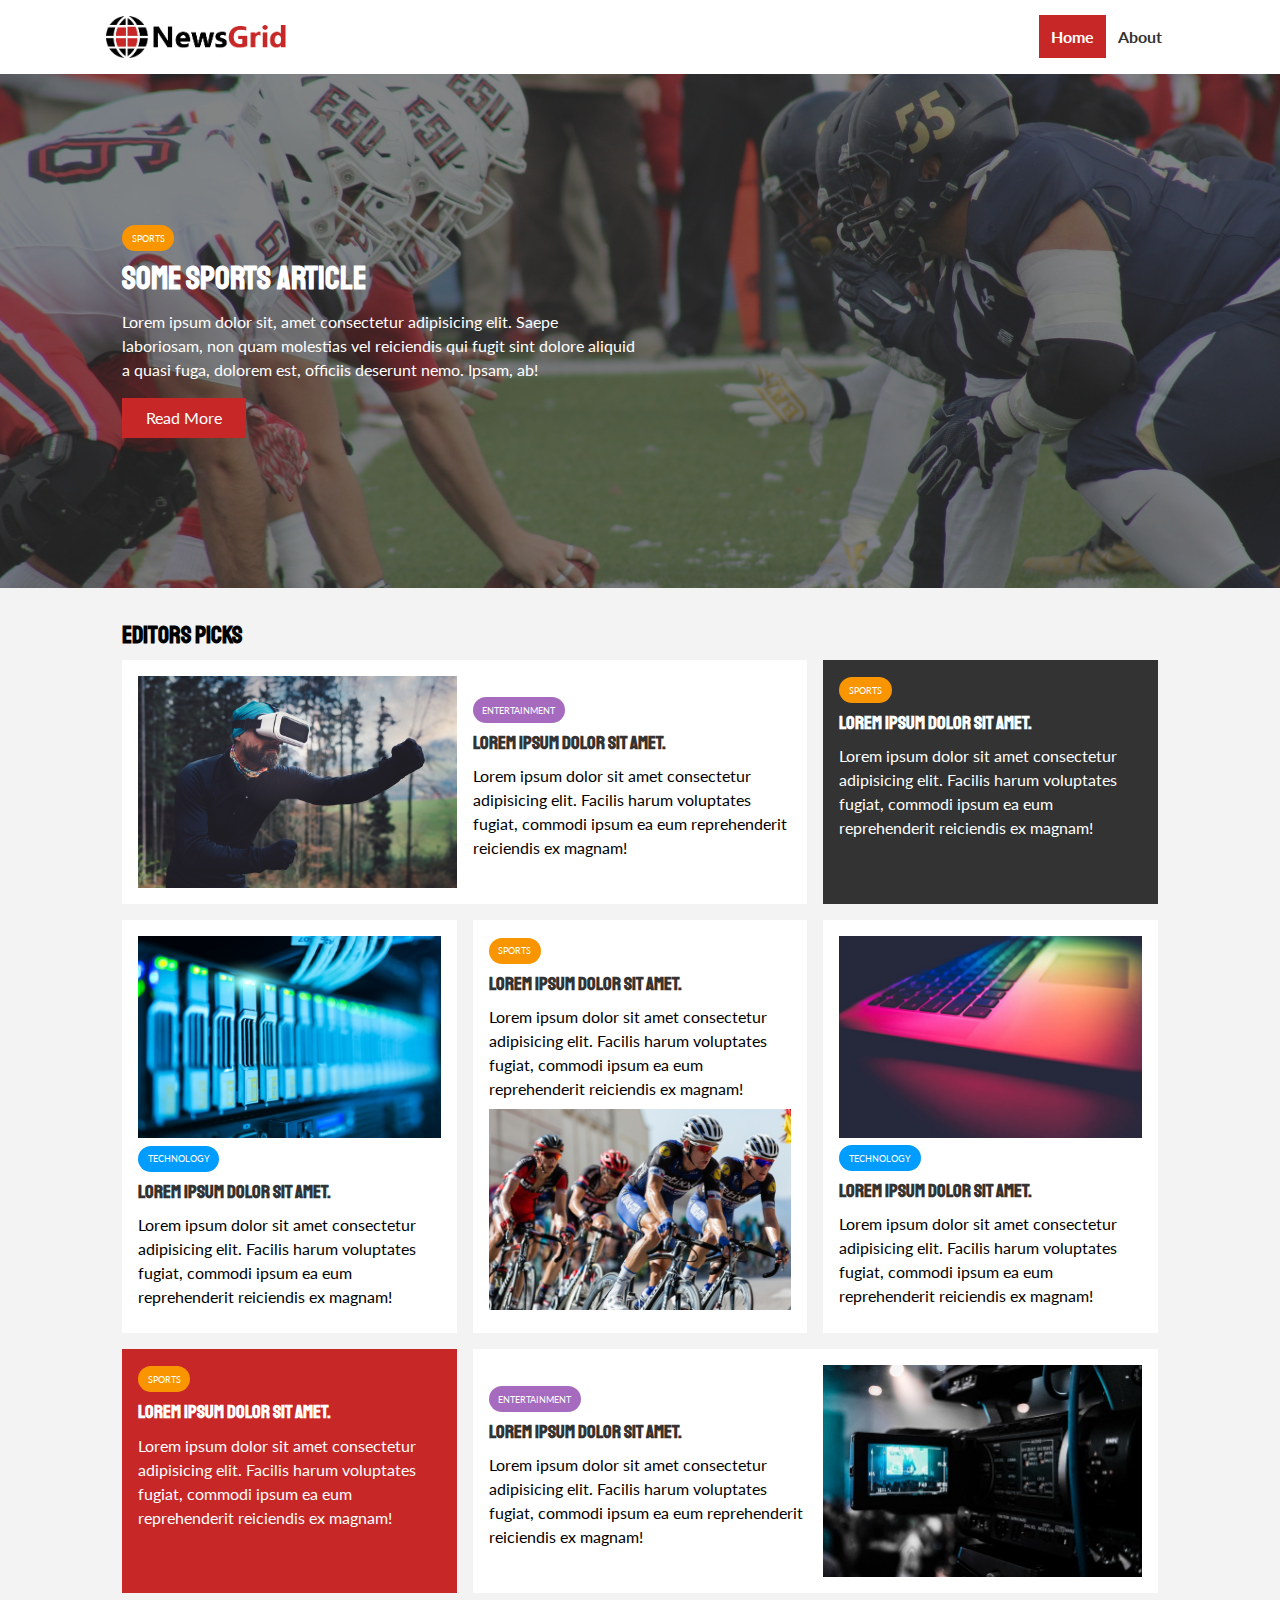
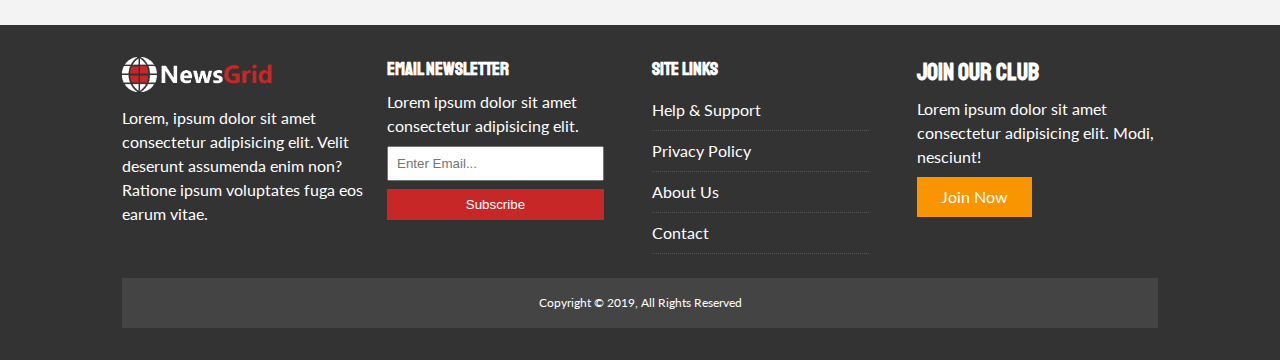
<file: index.html>
<!DOCTYPE html>
<html lang="en">
<head>
    <meta charset="UTF-8">
    <meta http-equiv="X-UA-Compatible" content="IE=edge">
    <meta name="viewport" content="width=device-width, initial-scale=1.0">
    <link rel="stylesheet" href="https://use.fontawesome.com/releases/v5.6.3/css/all.css" integrity="sha384-UHRtZLI+pbxtHCWp1t77Bi1L4ZtiqrqD80Kn4Z8NTSRyMA2Fd33n5dQ8lWUE00s/" crossorigin="anonymous">
    <link href="https://fonts.googleapis.com/css?family=Lato|Staatliches" rel="stylesheet">
    <link rel="stylesheet" href="css/style.css">
    <link rel="stylesheet" media="screen and (max-width: 768px)" href="css/mobile.css">
    <link rel="shortcut icon" type="image/x-icon" href="favicon.ico">
    <title>NewsGrid | Latest News</title>
</head>
<body>
    <nav id="main-nav">
        <div class="container">
            <img src="img/logo.png" alt="NewsGrid" class="logo">
            <div class="social">
                <a href="http://facebook.com" target="_blank"><i class="fab fa-facebook fa-2x"></i></a>
                <a href="http://twitter.com" target="_blank"><i class="fab fa-twitter fa-2x"></i></a>
                <a href="http://instagram.com" target="_blank"><i class="fab fa-instagram fa-2x"></i></a>
                <a href="http://youtube.com" target="_blank"><i class="fab fa-youtube fa-2x"></i></a>
            </div>
            <ul>
                <li><a class="current" href="index.html">Home</a></li>
                <li><a href="about.html">About</a></li>
            </ul>
        </div>
    </nav>

    <!-- Showcase -->
    <header id="showcase">
        <div class="container">
            <div class="showcase-container">
                <div class="showcase-content">
                    <div class="category category-sports">Sports</div>
                    <h1>Some Sports Article</h1>
                    <p>Lorem ipsum dolor sit, amet consectetur adipisicing elit. Saepe laboriosam, non quam molestias vel reiciendis qui fugit sint dolore aliquid a quasi fuga, dolorem est, officiis deserunt nemo. Ipsam, ab!</p>
                    <a href="article.html" class="btn btn-primary">Read More</a>
                </div>
            </div>
        </div>
    </header>

    <!-- Home Articles -->
    <section id="home-articles" class="py-2">
        <div class="container">
            <h2>Editors Picks</h2>
            <div class="articles-container">
                <article class="card">
                    <img src="img/articles/ent1.jpg" alt="">
                    <div>
                        <div class="category category-ent">Entertainment</div>
                        <h3>
                            <a href="article.html">Lorem ipsum dolor sit amet.</a>
                        </h3>
                        <p>Lorem ipsum dolor sit amet consectetur adipisicing elit. Facilis harum voluptates fugiat, commodi ipsum ea eum reprehenderit reiciendis ex magnam!</p>                    </div>
                </article>
                <article class="card bg-dark">                                      
                        <div class="category category-sports">Sports</div>
                        <h3>
                            <a href="article.html">Lorem ipsum dolor sit amet.</a>
                        </h3>
                        <p>Lorem ipsum dolor sit amet consectetur adipisicing elit. Facilis harum voluptates fugiat, commodi ipsum ea eum reprehenderit reiciendis ex magnam!</p>                    
                </article>
                <article class="card">
                    <img src="img/articles/tech1.jpg" alt="">                                      
                    <div class="category category-tech">Technology</div>
                    <h3>
                        <a href="article.html">Lorem ipsum dolor sit amet.</a>
                    </h3>
                    <p>Lorem ipsum dolor sit amet consectetur adipisicing elit. Facilis harum voluptates fugiat, commodi ipsum ea eum reprehenderit reiciendis ex magnam!</p>                    
                </article>
                <article class="card">                                   
                    <div class="category category-sports">Sports</div>
                    <h3>
                        <a href="article.html">Lorem ipsum dolor sit amet.</a>
                    </h3>
                    <p>Lorem ipsum dolor sit amet consectetur adipisicing elit. Facilis harum voluptates fugiat, commodi ipsum ea eum reprehenderit reiciendis ex magnam!</p>
                    <img src="img/articles/sports1.jpg" alt="">                    
                </article>
                <article class="card">
                    <img src="img/articles/tech2.jpg" alt="">                                      
                    <div class="category category-tech">Technology</div>
                    <h3>
                        <a href="article.html">Lorem ipsum dolor sit amet.</a>
                    </h3>
                    <p>Lorem ipsum dolor sit amet consectetur adipisicing elit. Facilis harum voluptates fugiat, commodi ipsum ea eum reprehenderit reiciendis ex magnam!</p>                    
                </article>
                <article class="card bg-primary">                                   
                    <div class="category category-sports">Sports</div>
                    <h3>
                        <a href="article.html">Lorem ipsum dolor sit amet.</a>
                    </h3>
                    <p>Lorem ipsum dolor sit amet consectetur adipisicing elit. Facilis harum voluptates fugiat, commodi ipsum ea eum reprehenderit reiciendis ex magnam!</p>                    
                </article>
                <article class="card">
                    
                    <div>
                        <div class="category category-ent">Entertainment</div>
                        <h3>
                            <a href="article.html">Lorem ipsum dolor sit amet.</a>
                        </h3>
                        <p>Lorem ipsum dolor sit amet consectetur adipisicing elit. Facilis harum voluptates fugiat, commodi ipsum ea eum reprehenderit reiciendis ex magnam!</p> 
                    </div>
                    <img src="img/articles/ent2.jpg" alt="">
                </article>
            </div>
        </div>
    </section>

    <!-- Footer -->
    <footer id="main-footer" class="py-2">
        <div class="container footer-container">
            <div>
                <img src="img/logo_light.png" alt="NewsGrid">
                <p>Lorem, ipsum dolor sit amet consectetur adipisicing elit. Velit deserunt assumenda enim non? Ratione ipsum voluptates fuga eos earum vitae.</p>
            </div>
            <div>
                <h3>Email Newsletter</h3>
                <p>Lorem ipsum dolor sit amet consectetur adipisicing elit.</p>
                <form>
                <input type="email" placeholder="Enter Email...">
                <input type="submit" value="Subscribe" class="btn btn-primary">
                </form>
            </div>
            <div>
                <h3>Site Links</h3>
                <ul class="list">
                <li><a href="#">Help & Support</a></li>
                <li><a href="#">Privacy Policy</a></li>
                <li><a href="#">About Us</a></li>
                <li><a href="#">Contact</a></li>
                </ul>
            </div>
            <div>
                <h2>Join Our Club</h2>
                <p>Lorem ipsum dolor sit amet consectetur adipisicing elit. Modi, nesciunt!</p>
                <a href="#" class="btn btn-secondary">Join Now</a>
            </div>
            <div>
                <p>
                    Copyright &copy; 2019, All Rights Reserved
                </p>
            </div>
        </div>
    </footer>

</body>
</html>
</file>
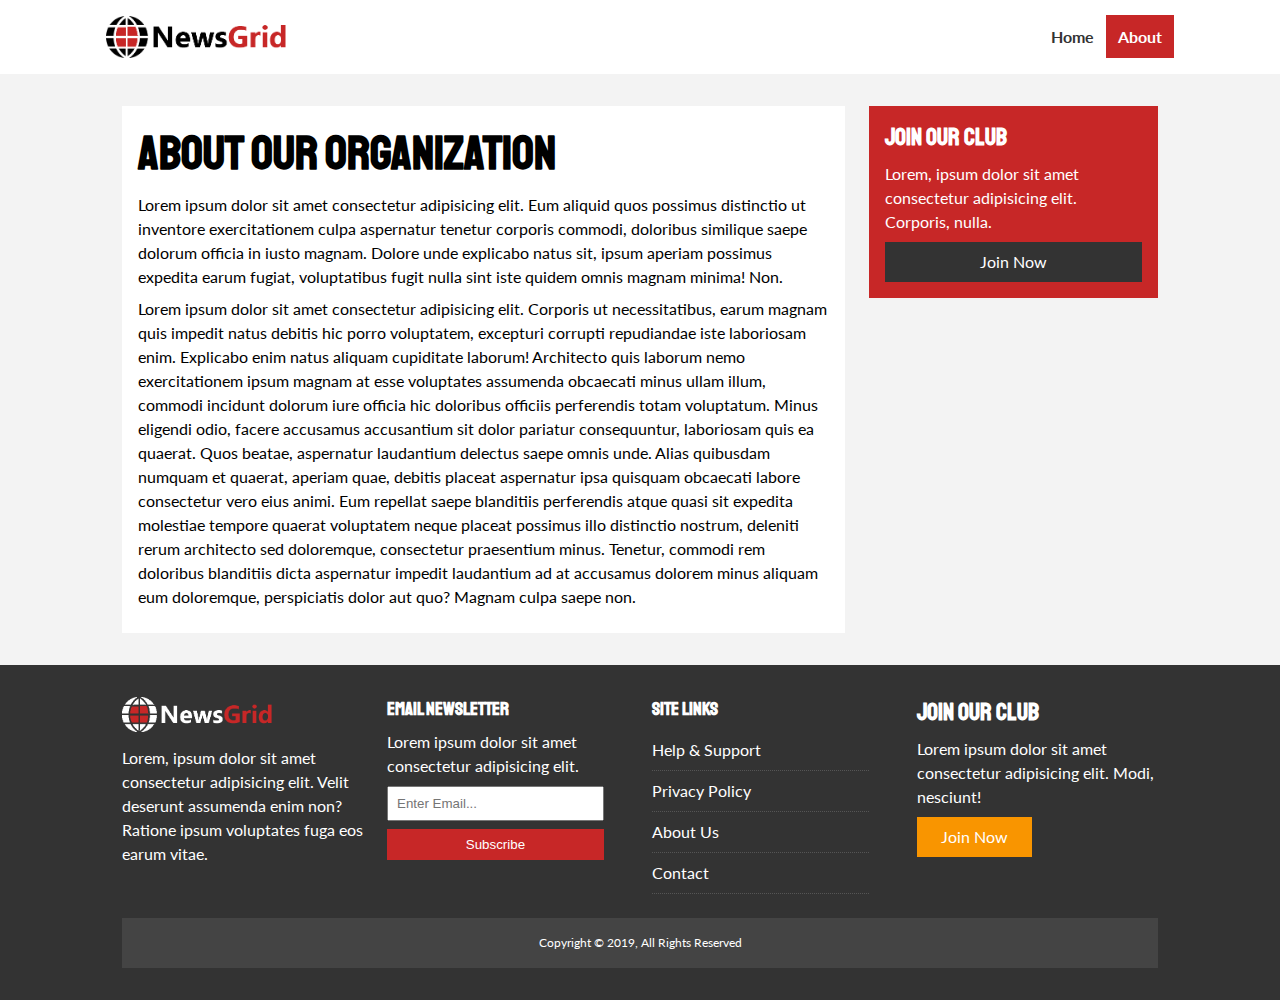
<file: about.html>
<!DOCTYPE html>
<html lang="en">
<head>
    <meta charset="UTF-8">
    <meta http-equiv="X-UA-Compatible" content="IE=edge">
    <meta name="viewport" content="width=device-width, initial-scale=1.0">
    <link rel="stylesheet" href="https://use.fontawesome.com/releases/v5.6.3/css/all.css" integrity="sha384-UHRtZLI+pbxtHCWp1t77Bi1L4ZtiqrqD80Kn4Z8NTSRyMA2Fd33n5dQ8lWUE00s/" crossorigin="anonymous">
    <link href="https://fonts.googleapis.com/css?family=Lato|Staatliches" rel="stylesheet">
    <link rel="stylesheet" href="css/style.css">
    <link rel="stylesheet" media="screen and (max-width: 768px)" href="css/mobile.css">
    <link rel="shortcut icon" type="image/x-icon" href="favicon.ico">
    <title>NewsGrid | About</title>
</head>
<body>
    <nav id="main-nav">
        <div class="container">
            <img src="img/logo.png" alt="NewsGrid" class="logo">
            <div class="social">
                <a href="http://facebook.com" target="_blank"><i class="fab fa-facebook fa-2x"></i></a>
                <a href="http://twitter.com" target="_blank"><i class="fab fa-twitter fa-2x"></i></a>
                <a href="http://instagram.com" target="_blank"><i class="fab fa-instagram fa-2x"></i></a>
                <a href="http://youtube.com" target="_blank"><i class="fab fa-youtube fa-2x"></i></a>
            </div>
            <ul>
                <li><a href="index.html">Home</a></li>
                <li><a class="current" href="about.html">About</a></li>
            </ul>
        </div>
    </nav>

    <section id="about">
        <div class="container">
            <div class="page-container">
                <article class="card">
                    <h1 class="l-heading">About Our Organization</h1>
                    <p>Lorem ipsum dolor sit amet consectetur adipisicing elit. Eum aliquid quos possimus distinctio ut inventore exercitationem culpa aspernatur tenetur corporis commodi, doloribus similique saepe dolorum officia in iusto magnam. Dolore unde explicabo natus sit, ipsum aperiam possimus expedita earum fugiat, voluptatibus fugit nulla sint iste quidem omnis magnam minima! Non.</p>
                    <p>Lorem ipsum dolor sit amet consectetur adipisicing elit. Corporis ut necessitatibus, earum magnam quis impedit natus debitis hic porro voluptatem, excepturi corrupti repudiandae iste laboriosam enim. Explicabo enim natus aliquam cupiditate laborum! Architecto quis laborum nemo exercitationem ipsum magnam at esse voluptates assumenda obcaecati minus ullam illum, commodi incidunt dolorum iure officia hic doloribus officiis perferendis totam voluptatum. Minus eligendi odio, facere accusamus accusantium sit dolor pariatur consequuntur, laboriosam quis ea quaerat. Quos beatae, aspernatur laudantium delectus saepe omnis unde. Alias quibusdam numquam et quaerat, aperiam quae, debitis placeat aspernatur ipsa quisquam obcaecati labore consectetur vero eius animi. Eum repellat saepe blanditiis perferendis atque quasi sit expedita molestiae tempore quaerat voluptatem neque placeat possimus illo distinctio nostrum, deleniti rerum architecto sed doloremque, consectetur praesentium minus. Tenetur, commodi rem doloribus blanditiis dicta aspernatur impedit laudantium ad at accusamus dolorem minus aliquam eum doloremque, perspiciatis dolor aut quo? Magnam culpa saepe non.</p>
                </article>
                <aside class="card bg-primary">
                    <h2>Join Our Club</h2>
                    <p>Lorem, ipsum dolor sit amet consectetur adipisicing elit. Corporis, nulla.</p>
                    <a href="" class="btn btn-dark btn-block">Join Now</a>
                </aside>
            </div>
        </div>
    </section>

    <!-- Footer -->
    <footer id="main-footer" class="py-2">
        <div class="container footer-container">
            <div>
                <img src="img/logo_light.png" alt="NewsGrid">
                <p>Lorem, ipsum dolor sit amet consectetur adipisicing elit. Velit deserunt assumenda enim non? Ratione ipsum voluptates fuga eos earum vitae.</p>
            </div>
            <div>
                <h3>Email Newsletter</h3>
                <p>Lorem ipsum dolor sit amet consectetur adipisicing elit.</p>
                <form>
                <input type="email" placeholder="Enter Email...">
                <input type="submit" value="Subscribe" class="btn btn-primary">
                </form>
            </div>
            <div>
                <h3>Site Links</h3>
                <ul class="list">
                <li><a href="#">Help & Support</a></li>
                <li><a href="#">Privacy Policy</a></li>
                <li><a href="#">About Us</a></li>
                <li><a href="#">Contact</a></li>
                </ul>
            </div>
            <div>
                <h2>Join Our Club</h2>
                <p>Lorem ipsum dolor sit amet consectetur adipisicing elit. Modi, nesciunt!</p>
                <a href="#" class="btn btn-secondary">Join Now</a>
            </div>
            <div>
                <p>
                    Copyright &copy; 2019, All Rights Reserved
                </p>
            </div>
        </div>
    </footer>

</body>
</html>
</file>
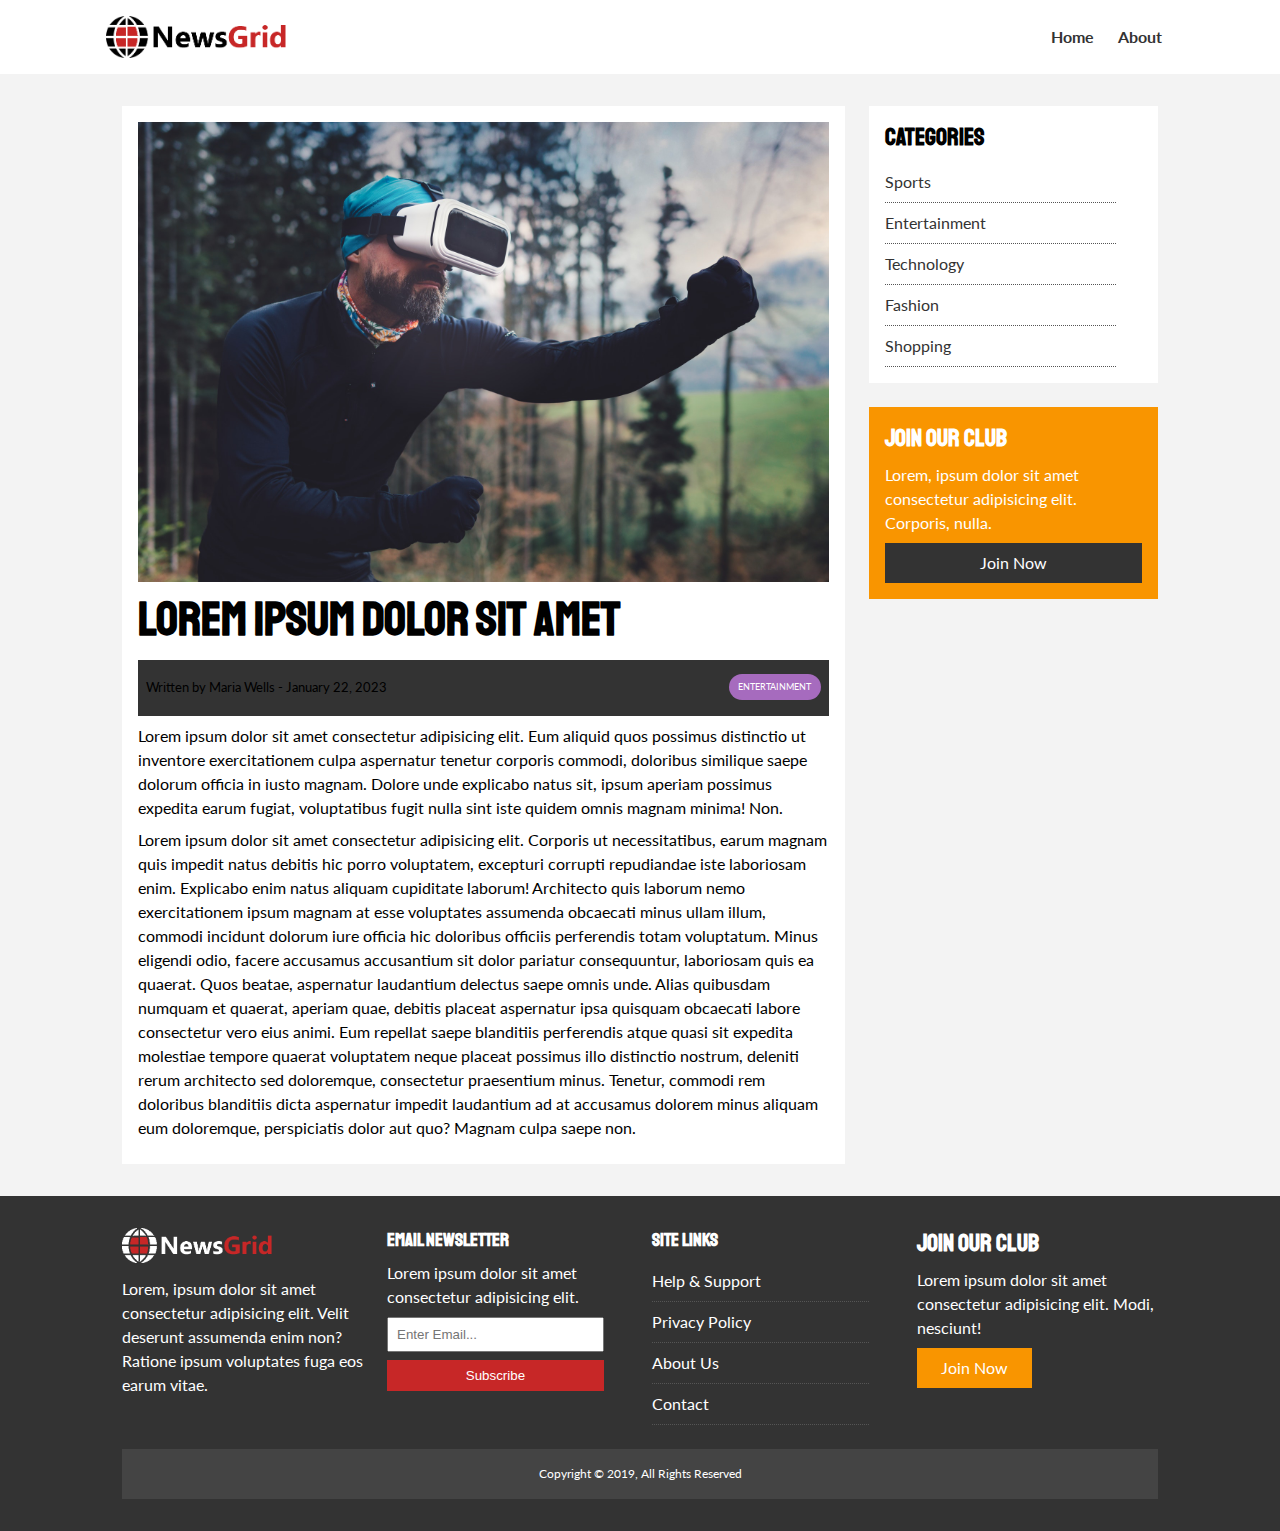
<file: article.html>
<!DOCTYPE html>
<html lang="en">
<head>
    <meta charset="UTF-8">
    <meta http-equiv="X-UA-Compatible" content="IE=edge">
    <meta name="viewport" content="width=device-width, initial-scale=1.0">
    <link rel="stylesheet" href="https://use.fontawesome.com/releases/v5.6.3/css/all.css" integrity="sha384-UHRtZLI+pbxtHCWp1t77Bi1L4ZtiqrqD80Kn4Z8NTSRyMA2Fd33n5dQ8lWUE00s/" crossorigin="anonymous">
    <link href="https://fonts.googleapis.com/css?family=Lato|Staatliches" rel="stylesheet">
    <link rel="stylesheet" href="css/style.css">
    <link rel="stylesheet" media="screen and (max-width: 768px)" href="css/mobile.css">
    <link rel="shortcut icon" type="image/x-icon" href="favicon.ico">
    <title>NewsGrid | Latest News</title>
</head>
<body>
    <nav id="main-nav">
        <div class="container">
            <img src="img/logo.png" alt="NewsGrid" class="logo">
            <div class="social">
                <a href="http://facebook.com" target="_blank"><i class="fab fa-facebook fa-2x"></i></a>
                <a href="http://twitter.com" target="_blank"><i class="fab fa-twitter fa-2x"></i></a>
                <a href="http://instagram.com" target="_blank"><i class="fab fa-instagram fa-2x"></i></a>
                <a href="http://youtube.com" target="_blank"><i class="fab fa-youtube fa-2x"></i></a>
            </div>
            <ul>
                <li><a href="index.html">Home</a></li>
                <li><a href="about.html">About</a></li>
            </ul>
        </div>
    </nav>

    <section id="article">
        <div class="container">
            <div class="page-container">
                <article class="card">
                    <img src="img/articles/ent1.jpg" alt="">
                    <h1 class="l-heading">Lorem ipsum dolor sit amet</h1>
                    <div class="meta">
                        <small>
                            <i class="fas fa-user"></i> Written by Maria Wells - January 22, 2023
                        </small>
                        <div class="category category-ent">Entertainment</div>
                    </div>
                    <p>Lorem ipsum dolor sit amet consectetur adipisicing elit. Eum aliquid quos possimus distinctio ut inventore exercitationem culpa aspernatur tenetur corporis commodi, doloribus similique saepe dolorum officia in iusto magnam. Dolore unde explicabo natus sit, ipsum aperiam possimus expedita earum fugiat, voluptatibus fugit nulla sint iste quidem omnis magnam minima! Non.</p>
                    <p>Lorem ipsum dolor sit amet consectetur adipisicing elit. Corporis ut necessitatibus, earum magnam quis impedit natus debitis hic porro voluptatem, excepturi corrupti repudiandae iste laboriosam enim. Explicabo enim natus aliquam cupiditate laborum! Architecto quis laborum nemo exercitationem ipsum magnam at esse voluptates assumenda obcaecati minus ullam illum, commodi incidunt dolorum iure officia hic doloribus officiis perferendis totam voluptatum. Minus eligendi odio, facere accusamus accusantium sit dolor pariatur consequuntur, laboriosam quis ea quaerat. Quos beatae, aspernatur laudantium delectus saepe omnis unde. Alias quibusdam numquam et quaerat, aperiam quae, debitis placeat aspernatur ipsa quisquam obcaecati labore consectetur vero eius animi. Eum repellat saepe blanditiis perferendis atque quasi sit expedita molestiae tempore quaerat voluptatem neque placeat possimus illo distinctio nostrum, deleniti rerum architecto sed doloremque, consectetur praesentium minus. Tenetur, commodi rem doloribus blanditiis dicta aspernatur impedit laudantium ad at accusamus dolorem minus aliquam eum doloremque, perspiciatis dolor aut quo? Magnam culpa saepe non.</p>
                </article>
                
                <aside id="categories" class="card">
                    <h2>Categories</h2>
                    <ul class="list">
                        <li><a href="#"><i class="fas fa-chevron-right"></i> Sports</a></li>
                        <li><a href="#"><i class="fas fa-chevron-right"></i> Entertainment</a></li>
                        <li><a href="#"><i class="fas fa-chevron-right"></i> Technology</a></li>
                        <li><a href="#"><i class="fas fa-chevron-right"></i> Fashion</a></li>
                        <li><a href="#"><i class="fas fa-chevron-right"></i> Shopping</a></li>
                    </ul>
                </aside>

                <aside class="card bg-secondary">
                    <h2>Join Our Club</h2>
                    <p>Lorem, ipsum dolor sit amet consectetur adipisicing elit. Corporis, nulla.</p>
                    <a href="" class="btn btn-dark btn-block">Join Now</a>
                </aside>
            </div>
        </div>
    </section>

    <!-- Footer -->
    <footer id="main-footer" class="py-2">
        <div class="container footer-container">
            <div>
                <img src="img/logo_light.png" alt="NewsGrid">
                <p>Lorem, ipsum dolor sit amet consectetur adipisicing elit. Velit deserunt assumenda enim non? Ratione ipsum voluptates fuga eos earum vitae.</p>
            </div>
            <div>
                <h3>Email Newsletter</h3>
                <p>Lorem ipsum dolor sit amet consectetur adipisicing elit.</p>
                <form>
                <input type="email" placeholder="Enter Email...">
                <input type="submit" value="Subscribe" class="btn btn-primary">
                </form>
            </div>
            <div>
                <h3>Site Links</h3>
                <ul class="list">
                <li><a href="#">Help & Support</a></li>
                <li><a href="#">Privacy Policy</a></li>
                <li><a href="#">About Us</a></li>
                <li><a href="#">Contact</a></li>
                </ul>
            </div>
            <div>
                <h2>Join Our Club</h2>
                <p>Lorem ipsum dolor sit amet consectetur adipisicing elit. Modi, nesciunt!</p>
                <a href="#" class="btn btn-secondary">Join Now</a>
            </div>
            <div>
                <p>
                    Copyright &copy; 2019, All Rights Reserved
                </p>
            </div>
        </div>
    </footer>

</body>
</html>
</file>
<file: css/style.css>
:root {
    --primary-color: #c72727;
    --secondary-color:#f99500;
    --light-color: #f3f3f3;
    --dark-color: #333;
    --max-width: 1100px;
}

.category {
    --sports-color: #f99500;
    --ent-color: #a66bbe;
    --tech-color: #009cff;
}

* {
    margin: 0;
    padding: 0;
    box-sizing: border-box;
}

body {
    font-family: 'Lato', sans-serif;
    line-height: 1.5;
    background: var(--light-color);
}

a {
    color: #333;
    text-decoration: none;
}

ul {
    list-style: none;
}

p {
    margin: .5rem 0;
}

img {
    width: 100%;
}

h1, h2, h3, h4, h5, h6 {
    font-family: 'Staatliches', cursive;
    margin-bottom: .55rem;
    line-height: 1.3;
}

/* Utility */
.container {
    max-width: var(--max-width);
    margin: auto;
    padding: 0 2rem;
    overflow: hidden;
}

.category {
    display: inline-block;
    color: #fff;
    font-size: 0.55rem;
    text-transform: uppercase;;
    padding: 0.4rem 0.6rem;
    border-radius: 15px;
    margin-bottom: 0.5rem;
}

.category-sports { background: var(--sports-color) }
.category-ent { background: var(--ent-color) }
.category-tech { background: var(--tech-color) }

.btn {
    display: inline-block;
    border: none;
    background: var(--dark-color);
    color: #fff;
    padding: 0.5rem 1.5rem;
}

.btn-light { background: var(--light-color) }
.btn-primary { background: var(--primary-color) }
.btn-secondary { background: var(--secondary-color) }

.btn-block {
    display: block;
    width: 100%;
    text-align: center;
}

.btn:hover {
    opacity: 0.9;
}

.card {
    background: #fff;
    padding: 1rem;
}

.bg-dark {
    background: var(--dark-color);
    color: #fff;
}

.bg-primary {
    background: var(--primary-color);
    color: #fff;
}

.bg-secondary {
    background: var(--secondary-color);
    color: #fff;
}

.bg-dark h1,
.bg-dark h2,
.bg-dark h3,
.bg-dark a,
.bg-primary h1,
.bg-primary h2,
.bg-primary h3,
.bg-primary a,
.bg-secondary h1,
.bg-secondary h2,
.bg-secondary h3,
.bg-secondary a {
    color: #fff;
}

.py-1 { padding: 1.5rem 0 }
.py-2 { padding: 2rem 0 }
.py-3 { padding: 3rem 0 }
.py-1 { padding: 1.5rem 0 }
.py-2 { padding: 2rem }
.py-3 { padding: 3rem }

.list li {
    padding: .5rem 0;
    border-bottom: #555 dotted 1px;
    width: 90%;
}

.list li a:hover {
    color: var(--primary-color) !important;
}

.l-heading {
    font-size: 3rem;
}

/* Inner page grid container */
.page-container {
    display: grid;
    grid-template-columns: 5fr 2fr;
    margin: 2rem 0;
    grid-gap: 1.5rem;
}

.page-container > *:first-child {
    grid-row: 1 / span 3;
}


/* Navigation */
#main-nav {
    background: #fff;
    position: sticky;
    top: 0;
    z-index: 2;
}

#main-nav .container {
    display: grid;
    grid-template-columns: 6fr 3fr 2fr;
    padding: 1rem;
    align-items: center;
}

#main-nav .logo {
    width: 180px;
}

#main-nav ul {
    justify-self: end;
    display: flex;
}

#main-nav ul li a {
    padding: 0.75rem;
    font-weight: bold;
}

#main-nav ul li a.current {
    background: var(--primary-color);
    color: #fff;
}

#main-nav ul li a:hover {
    background: var(--light-color);
    color: var(--dark-color);
}

#main-nav .social {
    justify-self: center;
}

#main-nav .social i {
    color: #777;
    margin-right: .5rem;
}

/* Showcase */
#showcase {
    color: #fff;
    background: #333;
    padding: 2rem;
    position: relative;
}

#showcase:before {
    content: '';
    background: url('../img/featured.jpg') no-repeat center center/cover;
    position: absolute;
    top: 0;
    left: 0;
    width: 100%;
    height: 100%;
    opacity: 0.4;
}

#showcase .showcase-container {
    display: grid;
    grid-template-columns: repeat(2, 1fr);
    justify-content: center;
    align-items: center;
    height: 50vh;
}

#showcase .showcase-content {
    z-index: 1;
}

#showcase .showcase-content p {
    margin-bottom: 1rem;
}

/* Home Articles */
#home-articles .articles-container {
    display: grid;
    grid-template-columns: repeat(3, 1fr);
    grid-gap : 1rem;
}

#home-articles .articles-container > *:first-child,
#home-articles .articles-container > *:last-child {
    display: grid;
    grid-template-columns: repeat(2, 1fr);
    grid-gap: 1rem;
    align-items: center;
    grid-column: 1 / span 2;
}

#home-articles .articles-container > *:last-child {
    grid-column: 2 / span 2;
}

#article .meta {
    display: flex;
    justify-content: space-between;
    align-items: center;
    background: #333;
    padding: 0.5rem;
}

#article .meta .category {
    margin-top: 0.4rem;
}

/* Footer */
#main-footer {
    background: var(--dark-color);
    color: #fff;
}

#main-footer img {
    width: 150px;
}

#main-footer a {
    color: #fff;
}

#main-footer .footer-container {
    display: grid;
    grid-template-columns: repeat(4, 1fr);
    grid-gap: 1.5rem;
}

#main-footer .footer-container > *:last-child {
    background: #444;
    grid-column: 1 / span 4;
    padding: .5rem;
    text-align: center;
    font-size: 0.75rem;
}

#main-footer .footer-container input[type='email'] {
    width: 90%;
    padding: 0.5rem;
    margin-bottom: 0.5rem;
}

#main-footer .footer-container input[type='submit'] {
    width: 90%;
}
</file>
<file: css/mobile.css>
/* Navigation */
#main-nav .social {
    display: none;
}
  
#main-nav .container {
    grid-template-columns: 1fr;
    grid-gap: 1.2rem;
}
  
#main-nav ul,
#main-nav .logo {
    justify-self: center;
}

#main-nav ul li a {
    padding: 0.50rem;
}

#home-articles .articles-container {
    grid-template-columns: repeat(2, 1fr);
}

#home-articles .articles-container > *:first-child,
#home-articles .articles-container > *:last-child {
    grid-template-columns: 1fr;
    grid-column: 1;
}

@media(max-width: 600px) {
    /* Stack Grid Items */
    #showcase .showcase-container,
    #home-articles .articles-container,
    #main-footer .footer-container {
      grid-template-columns: 1fr;
    }

    #main-footer .footer-container > *:last-child {
      grid-column: 1;
    }

    #main-footer .footer-container > *:first-child,
    #main-footer .footer-container > *:nth-child(2){
      border-bottom: #444 dotted 1px;
      padding-bottom: 1rem;
    }

    .page-container {
      grid-template-columns: 1fr;
      text-align: center;
    }

    .page-container > *:first-child {
      grid-row: 1;
    }

    .l-heading {
      font-size: 2rem;
    }
}
</file>
